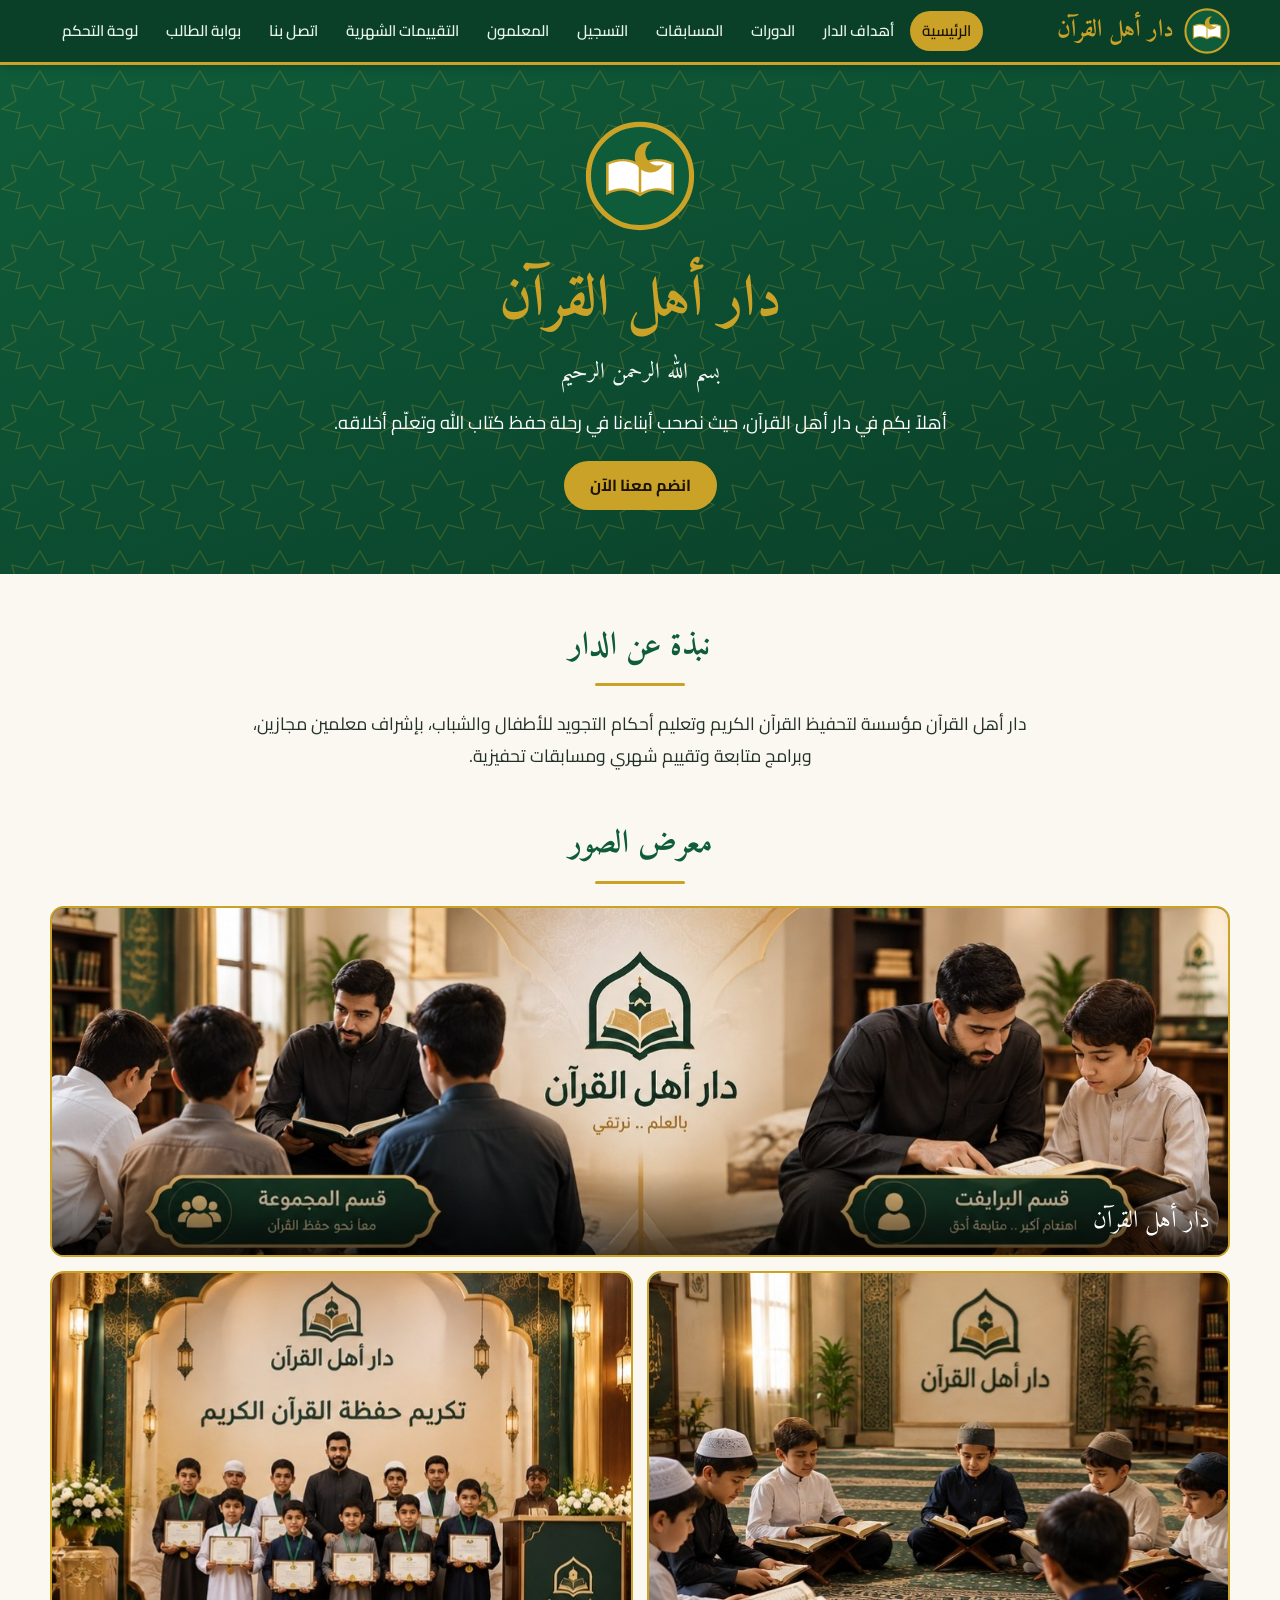
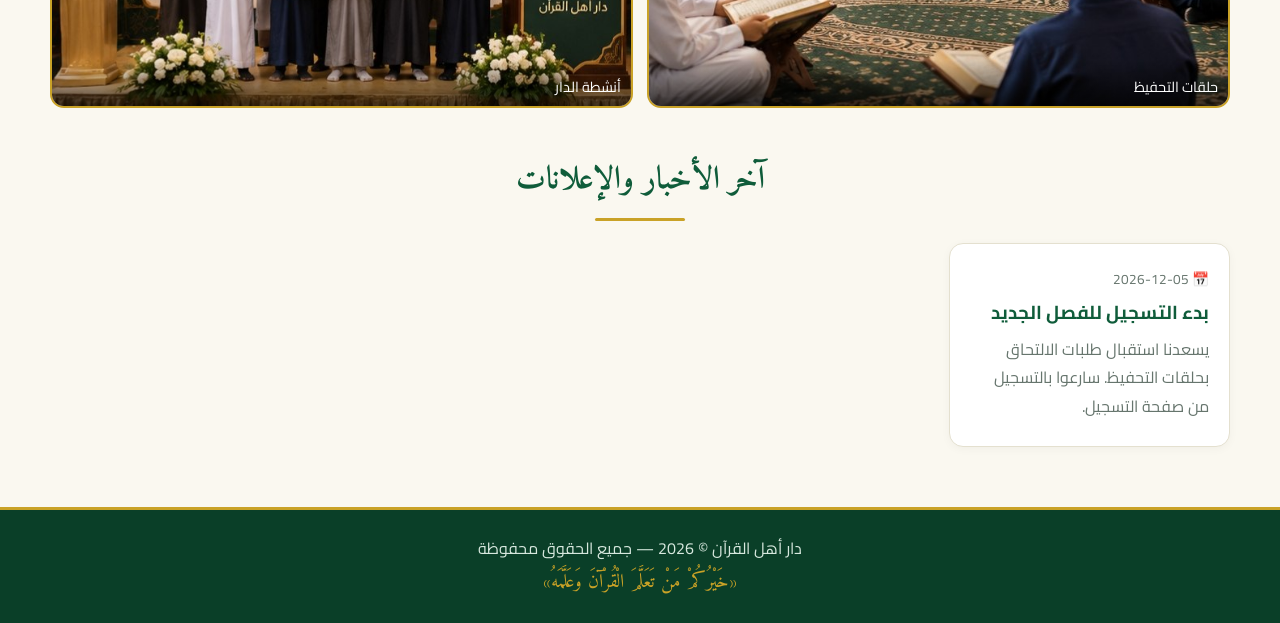
<file: index.html>
<!DOCTYPE html>
<html lang="ar" dir="rtl">
<head>
<meta charset="UTF-8">
<meta name="viewport" content="width=device-width, initial-scale=1">
<meta name="description" content="دار أهل القرآن لتحفيظ القرآن الكريم وتعليم التجويد">
<title>دار أهل القرآن</title>
<link rel="preconnect" href="https://fonts.googleapis.com">
<link rel="preconnect" href="https://fonts.gstatic.com" crossorigin>
<link href="https://fonts.googleapis.com/css2?family=Amiri:wght@400;700&family=Cairo:wght@400;600;700;800&display=swap" rel="stylesheet">
<link rel="stylesheet" href="css/master.css">
</head>
<body>

<svg width="0" height="0" style="position:absolute" aria-hidden="true">
  <symbol id="logo" viewBox="0 0 64 64">
    <circle cx="32" cy="32" r="30" fill="#0f5c3a" stroke="#c9a227" stroke-width="3"/>
    <path d="M13 42c6-3 13-3 19 1 6-4 13-4 19-1V25c-6-3-13-3-19 1-6-4-13-4-19-1z" fill="#fff" stroke="#c9a227" stroke-width="1.5"/>
    <path d="M32 26v17" stroke="#c9a227" stroke-width="1.5"/>
    <path d="M39 12a9 9 0 1 0 7 13 7 7 0 1 1-7-13z" fill="#c9a227"/>
  </symbol>
</svg>

<header class="site-header">
  <div class="wrap hdr">
    <a href="#home" class="brand"><svg class="logo"><use href="#logo"/></svg><span class="brand-name" id="brandName">دار أهل القرآن</span></a>
    <button class="burger" id="burger" aria-label="القائمة" aria-expanded="false">☰</button>
    <nav class="nav" id="nav">
      <a href="#home">الرئيسية</a>
      <a href="#goals">أهداف الدار</a>
      <a href="#courses">الدورات</a>
      <a href="#contests">المسابقات</a>
      <a href="#register">التسجيل</a>
      <a href="#teachers">المعلمون</a>
      <a href="#evaluations">التقييمات الشهرية</a>
      <a href="#contact">اتصل بنا</a>
      <a href="#student">بوابة الطالب</a>
      <a href="#admin" class="nav-admin">لوحة التحكم</a>
    </nav>
  </div>
</header>

<main>

<!-- 1. الرئيسية -->
<section class="page" id="page-home">
  <div class="hero">
    <div class="wrap hero-in">
      <svg class="logo big"><use href="#logo"/></svg>
      <h1 id="heroName">دار أهل القرآن</h1>
      <p class="bismillah">بسم الله الرحمن الرحيم</p>
      <p class="lead" id="welcome"></p>
      <a class="btn gold" href="#register">انضم معنا الآن</a>
    </div>
  </div>
  <div class="wrap">
    <h2 class="title">نبذة عن الدار</h2>
    <p class="about" id="about"></p>

    <h2 class="title">معرض الصور</h2>
    <div class="gallery" id="gallery"></div>

    <h2 class="title">آخر الأخبار والإعلانات</h2>
    <div class="grid" id="newsList"></div>
  </div>
</section>

<!-- 2. أهداف الدار -->
<section class="page" id="page-goals" hidden>
  <div class="wrap">
    <h2 class="title">أهداف الدار</h2>
    <div class="grid goals">
      <article class="card center"><div class="ico">📖</div><h3>تعليم القرآن الكريم بالتجويد</h3><p>تلاوة صحيحة متقنة وفق أحكام التجويد على أيدي معلمين مجازين.</p></article>
      <article class="card center"><div class="ico">🤝</div><h3>غرس الأخلاق الإسلامية</h3><p>تربية الطالب على الصدق والأمانة وبر الوالدين وحسن الخلق.</p></article>
      <article class="card center"><div class="ico">🌙</div><h3>إعداد جيل حافظ لكتاب الله</h3><p>خطط حفظ ومراجعة منتظمة تناسب كل مستوى وكل عمر.</p></article>
      <article class="card center"><div class="ico">🌱</div><h3>تنمية القيم والسلوك الإسلامي</h3><p>ربط ما يتعلمه الطالب من القرآن بسلوكه اليومي في البيت والمدرسة.</p></article>
      <article class="card center"><div class="ico">🏆</div><h3>تشجيع الطلاب بالمسابقات والجوائز</h3><p>مسابقات دورية وجوائز تحفيزية وتكريم شهري للمتميزين.</p></article>
    </div>
  </div>
</section>

<!-- 3. الدورات -->
<section class="page" id="page-courses" hidden>
  <div class="wrap">
    <h2 class="title">الدورات</h2>
    <div class="grid" id="coursesList"></div>
    <h2 class="title">المواعيد والمستويات ورسوم الاشتراك</h2>
    <div class="tw"><table id="coursesTable"></table></div>
  </div>
</section>

<!-- 4. المسابقات -->
<section class="page" id="page-contests" hidden>
  <div class="wrap">
    <h2 class="title">المسابقات</h2>
    <div class="grid" id="contestsList"></div>
  </div>
</section>

<!-- 5. التسجيل -->
<section class="page" id="page-register" hidden>
  <div class="wrap narrow">
    <h2 class="title">التسجيل في الدار</h2>
    <form id="regForm" class="form card" novalidate>
      <label>الاسم بالكامل
        <input name="name" required maxlength="80" autocomplete="name">
      </label>
      <div class="row">
        <label>العمر
          <input name="age" type="number" min="3" max="70" required inputmode="numeric">
        </label>
        <label>النوع
          <select name="gender" required><option value="">اختر</option><option>ذكر</option><option>أنثى</option></select>
        </label>
      </div>
      <div class="row">
        <label>نوع الدراسة
          <select name="study" required><option value="">اختر</option><option>أزهر</option><option>عام</option></select>
        </label>
        <label>المرحلة الدراسية
          <select name="stage" required><option value="">اختر</option><option>ابتدائي</option><option>إعدادي</option><option>ثانوي</option><option>جامعة</option></select>
        </label>
      </div>
      <label>رقم هاتف ولي الأمر
        <input name="phone" type="tel" required inputmode="tel" placeholder="01xxxxxxxxx" dir="ltr">
      </label>
      <label>البريد الإلكتروني (اختياري)
        <input name="email" type="email" dir="ltr">
      </label>
      <div class="row">
        <label>كلمة مرور الطالب (6 أحرف على الأقل)
          <input name="password" type="password" required minlength="6" dir="ltr" autocomplete="new-password">
        </label>
        <label>تأكيد كلمة المرور
          <input name="password2" type="password" required minlength="6" dir="ltr" autocomplete="new-password">
        </label>
      </div>
      <p class="hint">ستدخل بها بوابة الطالب (باسمك بالكامل + كلمة المرور) بعد قبول طلبك من الإدارة.</p>
      <input type="text" name="website" class="hp" tabindex="-1" autocomplete="off" aria-hidden="true">
      <button class="btn" type="submit">إرسال الطلب</button>
      <p class="msg" id="regMsg" role="status"></p>
    </form>
  </div>
</section>

<!-- 6. المعلمون -->
<section class="page" id="page-teachers" hidden>
  <div class="wrap">
    <h2 class="title">المعلمون</h2>
    <div class="grid" id="teachersList"></div>
  </div>
</section>

<!-- 7. التقييمات الشهرية -->
<section class="page" id="page-evaluations" hidden>
  <div class="wrap">
    <h2 class="title">⭐ التقييمات الشهرية</h2>
    <div class="center"><label class="inline">الشهر: <input type="month" id="evMonth"></label></div>
    <div id="awardsBox"></div>
    <h3 class="sub">جدول الطلاب المتميزين</h3>
    <div class="tw"><table id="evTable"></table></div>
  </div>
</section>

<!-- 8. اتصل بنا -->
<section class="page" id="page-contact" hidden>
  <div class="wrap">
    <h2 class="title">اتصل بنا</h2>
    <div class="two">
      <div>
        <div class="card" id="contactInfo"></div>
        <form id="contactForm" class="form card" novalidate>
          <label>الاسم<input name="name" required maxlength="80"></label>
          <label>رقم الهاتف<input name="phone" type="tel" required dir="ltr"></label>
          <label>الرسالة<textarea name="text" rows="4" required maxlength="800"></textarea></label>
          <input type="text" name="website" class="hp" tabindex="-1" autocomplete="off" aria-hidden="true">
          <button class="btn" type="submit">إرسال الرسالة</button>
          <p class="msg" id="contactMsg" role="status"></p>
        </form>
      </div>
      <div class="map"><iframe id="mapFrame" title="موقع الدار على خرائط Google" loading="lazy" referrerpolicy="no-referrer-when-downgrade"></iframe></div>
    </div>
  </div>
</section>

<!-- بوابة الطالب -->
<section class="page" id="page-student" hidden>
  <div class="wrap" id="studentRoot"></div>
</section>

<!-- 9. لوحة التحكم -->
<section class="page" id="page-admin" hidden>
  <div class="wrap" id="adminRoot"></div>
</section>

</main>

<footer class="footer">
  <div class="wrap">
    <p><span id="footName">دار أهل القرآن</span> © <span id="year"></span> — جميع الحقوق محفوظة</p>
    <p class="verse">«خَيْرُكُمْ مَنْ تَعَلَّمَ الْقُرْآنَ وَعَلَّمَهُ»</p>
  </div>
</footer>

<dialog id="modal"><form id="mform"></form></dialog>
<dialog id="lightbox"><img alt=""><button class="btn" id="lbClose" type="button">إغلاق</button></dialog>
<div id="toast" class="toast" role="status" aria-live="polite"></div>

<script src="./main.js"></script>
</body>
</html>
</file>
<file: css/master.css>
:root{
  --g:#0f5c3a; --g2:#0a3f28; --g3:#e7f2ec;
  --gold:#c9a227; --gold2:#a8851a;
  --bg:#faf8f0; --card:#fff; --tx:#22302a; --mut:#66756d; --line:#e4e0cf;
  --danger:#b3261e; --r:14px;
}
*{box-sizing:border-box}
html,body{max-width:100%}
body{overflow-x:clip;margin:0;font-family:'Cairo',system-ui,sans-serif;background:var(--bg);color:var(--tx);line-height:1.8;font-size:16px}
img{max-width:100%;display:block}
a{color:var(--g)}
.wrap{width:min(1180px,100% - 32px);margin-inline:auto}
.narrow{width:min(640px,100% - 32px)}
.center{text-align:center}
[hidden]{display:none!important}

/* header */
.site-header{position:sticky;top:0;z-index:50;background:var(--g2);border-bottom:3px solid var(--gold);box-shadow:0 2px 10px #0003}
.hdr{display:flex;align-items:center;justify-content:space-between;gap:12px;padding:8px 0}
.brand{display:flex;align-items:center;gap:10px;text-decoration:none;color:#fff}
.logo{width:46px;height:46px}
.logo.big{width:110px;height:110px;margin:0 auto}
.brand-name{font-family:'Amiri',serif;font-size:1.5rem;font-weight:700;color:var(--gold)}
.nav{display:flex;gap:4px;flex-wrap:wrap}
.nav a{color:#e8f3ec;text-decoration:none;padding:6px 12px;border-radius:999px;font-weight:600;font-size:.95rem;transition:.2s}
.nav a:hover{background:#ffffff1f}
.nav a.active{background:var(--gold);color:#1b1500}
.burger{display:none;background:none;border:1px solid var(--gold);color:var(--gold);font-size:1.4rem;border-radius:8px;padding:2px 12px;cursor:pointer}

/* hero */
.hero{background:
  url("data:image/svg+xml,%3Csvg xmlns='http://www.w3.org/2000/svg' width='80' height='80'%3E%3Cpath d='M40 6l8 14 16-4-4 16 14 8-14 8 4 16-16-4-8 14-8-14-16 4 4-16L2 44l14-8-4-16 16 4z' fill='none' stroke='%23c9a227' stroke-opacity='.25' stroke-width='1.2'/%3E%3C/svg%3E"),
  linear-gradient(160deg,var(--g) 0%,var(--g2) 100%);
  color:#fff;text-align:center;padding:56px 0 64px}
.hero h1{font-family:'Amiri',serif;font-size:clamp(2.2rem,6vw,3.6rem);margin:10px 0 0;color:var(--gold)}
.bismillah{font-family:'Amiri',serif;font-size:1.4rem;margin:0;opacity:.95}
.lead{max-width:700px;margin:12px auto 22px;font-size:1.15rem}

/* general */
.title{font-family:'Amiri',serif;font-size:2rem;color:var(--g);text-align:center;margin:44px 0 22px;position:relative}
.title::after{content:"";display:block;width:90px;height:3px;background:var(--gold);margin:8px auto 0;border-radius:3px}
.sub{color:var(--g);margin:28px 0 12px}
.about{max-width:820px;margin:0 auto;text-align:center;font-size:1.1rem;white-space:pre-line}
.grid{display:grid;grid-template-columns:repeat(auto-fill,minmax(260px,1fr));gap:18px}
.card{background:var(--card);border:1px solid var(--line);border-radius:var(--r);padding:20px;box-shadow:0 2px 10px #0000000a}
.card h3{margin:.2em 0;color:var(--g)}
.card p{margin:.3em 0;color:var(--mut)}
.goals .ico,.ico{font-size:2.4rem}
.badge{display:inline-block;background:var(--g3);color:var(--g);border-radius:999px;padding:0 12px;font-size:.85rem;font-weight:700}
.badge.gold{background:#f6ecc7;color:var(--gold2)}
.badge.red{background:#fbe3e1;color:var(--danger)}
.pre{white-space:pre-line}
.avatar{width:64px;height:64px;border-radius:50%;background:var(--g);color:var(--gold);display:grid;place-items:center;font-size:1.8rem;font-family:'Amiri',serif;margin-bottom:8px;border:3px solid var(--gold)}
.date{font-size:.85rem;color:var(--mut)}

.btn{display:inline-block;background:var(--g);color:#fff;border:0;border-radius:999px;padding:10px 26px;font:inherit;font-weight:700;cursor:pointer;text-decoration:none;transition:.2s}
.btn:hover{background:var(--g2);transform:translateY(-1px)}
.btn.gold{background:var(--gold);color:#1b1500}
.btn.gold:hover{background:var(--gold2);color:#fff}
.btn.ghost{background:transparent;color:var(--g);border:1.5px solid var(--g)}
.btn.sm,.act button{padding:2px 12px;font-size:.85rem}
.danger{background:var(--danger)!important;color:#fff!important}

/* gallery */
.gallery{display:grid;grid-template-columns:1fr 1fr;gap:14px}
.gallery figure:first-child{grid-column:1/-1;aspect-ratio:auto;background:var(--g2)}
.gallery figure:first-child img{width:100%;height:auto;max-height:90vh;object-fit:contain}
.gallery figure:first-child:hover img{transform:none}
.gallery figure:first-child.nofile{aspect-ratio:16/7}
.gallery figure:first-child figcaption{font-family:'Amiri',serif;font-size:1.5rem;padding:30px 18px 12px}
.gallery figure.nofile{display:grid;place-items:center;cursor:default;border-style:dashed}
.gallery figure.nofile::before{content:"﷽";font-size:2.6rem;color:var(--gold)}
@media (max-width:520px){.gallery figure:first-child.nofile{aspect-ratio:4/3}}
.gallery figure{margin:0;border-radius:var(--r);overflow:hidden;position:relative;cursor:zoom-in;border:2px solid var(--gold);aspect-ratio:4/3;background:var(--g3)}
.gallery img{width:100%;height:100%;object-fit:cover;transition:.3s}
.gallery figure:hover img{transform:scale(1.06)}
.gallery figcaption{position:absolute;inset:auto 0 0 0;background:linear-gradient(transparent,#000a);color:#fff;padding:14px 10px 6px;font-size:.9rem}
.ph{aspect-ratio:4/3;border-radius:var(--r);background:linear-gradient(135deg,var(--g3),#fff);border:2px dashed var(--gold);display:grid;place-items:center;font-size:2.6rem;color:var(--gold)}

/* forms */
.form{display:grid;gap:14px}
label{display:grid;gap:4px;font-weight:600;color:var(--g2)}
label.inline{display:inline-flex;align-items:center;gap:8px}
input,select,textarea{font:inherit;padding:9px 12px;border:1.5px solid var(--line);border-radius:10px;background:#fff;color:var(--tx);width:100%}
input:focus,select:focus,textarea:focus{outline:2px solid var(--gold);border-color:var(--gold)}
.row{display:grid;grid-template-columns:1fr 1fr;gap:12px}
.hp{position:absolute!important;top:0;left:0;height:0!important;width:0!important;padding:0!important;border:0!important;overflow:hidden;opacity:0;pointer-events:none}
.msg{margin:0;font-weight:700;min-height:1.5em}
.msg.ok{color:var(--g)} .msg.err{color:var(--danger)}

/* tables */
.tw{overflow-x:auto;background:#fff;border:1px solid var(--line);border-radius:var(--r)}
table{width:100%;border-collapse:collapse;min-width:520px}
th,td{padding:10px 12px;text-align:right;border-bottom:1px solid var(--line);vertical-align:middle}
thead th{background:var(--g);color:#fff;white-space:nowrap}
tbody tr:nth-child(even){background:#faf8f0}
.bar-s{height:8px;background:var(--g3);border-radius:8px;overflow:hidden;min-width:60px}
.bar-s i{display:block;height:100%;background:linear-gradient(90deg,var(--gold),var(--g))}
.num{display:flex;align-items:center;gap:8px}

/* awards */
.awards{display:grid;grid-template-columns:repeat(auto-fit,minmax(200px,1fr));gap:14px;margin:18px 0}
.award{background:linear-gradient(160deg,#fff,#fbf5dc);border:2px solid var(--gold);border-radius:var(--r);text-align:center;padding:16px}
.award small{color:var(--gold2);font-weight:700;display:block}
.award b{font-size:1.2rem;color:var(--g2)}
.award.ideal{grid-column:1/-1;background:linear-gradient(160deg,var(--g),var(--g2));color:#fff}
.award.ideal small{color:var(--gold)} .award.ideal b{color:#fff;font-size:1.5rem}
.congrats{text-align:center;font-family:'Amiri',serif;font-size:1.5rem;color:var(--g);margin:10px 0}
.award-photo{max-width:420px;margin:12px auto;border-radius:var(--r);border:3px solid var(--gold)}

/* contact */
.two{display:grid;grid-template-columns:1fr 1fr;gap:20px}
.two .card{margin-bottom:16px}
.map iframe{width:100%;height:100%;min-height:380px;border:0;border-radius:var(--r);border:2px solid var(--gold)}
.ci{display:flex;gap:10px;align-items:center;margin:6px 0}

/* student portal */
.info{display:grid;grid-template-columns:repeat(auto-fill,minmax(200px,1fr));gap:10px;margin:12px 0}
.info div{background:var(--g3);border-radius:10px;padding:8px 14px}
.info small{display:block;color:var(--mut);font-size:.8rem}
.info b{color:var(--g2)}
.feebox{display:flex;align-items:center;gap:14px;flex-wrap:wrap;padding:14px 18px;border-radius:var(--r);border:2px solid var(--gold);background:#fffdf3;margin-bottom:12px}
.feebox.ok{border-color:var(--g);background:var(--g3)}
.feebox.no{border-color:var(--danger);background:#fdf0ef}
.feebox strong{font-size:1.2rem}
.phead{display:flex;align-items:center;justify-content:space-between;gap:10px;flex-wrap:wrap;margin-top:26px}
.phead h2{margin:0;font-family:'Amiri',serif;color:var(--g)}

/* dashboard */
.login{max-width:380px;margin:50px auto}
.dash{display:grid;grid-template-columns:210px 1fr;gap:18px;margin:26px 0}
.side{background:var(--g2);border-radius:var(--r);padding:10px;align-self:start;position:sticky;top:84px}
.side button{display:block;width:100%;text-align:right;background:none;border:0;color:#e8f3ec;font:inherit;padding:8px 12px;border-radius:8px;cursor:pointer}
.side button:hover{background:#ffffff1f}
.side button.on{background:var(--gold);color:#1b1500;font-weight:700}
.side .out{margin-top:8px;border-top:1px solid #ffffff33;border-radius:0;color:#ffb4ab}
#dashMain{min-width:0}
.bar{display:flex;flex-wrap:wrap;gap:10px;align-items:center;margin-bottom:14px}
.bar h2{margin:0;color:var(--g);flex:1;font-size:1.3rem}
.bar input{width:200px}
.act{white-space:nowrap}
.act button{border:0;border-radius:8px;background:var(--g3);color:var(--g);font:inherit;cursor:pointer;margin-inline-start:4px}
.panel{background:#fff;border:1px solid var(--line);border-radius:var(--r);padding:18px;margin-bottom:16px}
.panel h3{margin-top:0;color:var(--g)}
.hint{color:var(--mut);font-size:.9rem}
.chips{display:flex;flex-wrap:wrap;gap:8px}
.thumbs{display:grid;grid-template-columns:repeat(auto-fill,minmax(150px,1fr));gap:10px;margin-top:12px}
.thumbs div{position:relative}
.thumbs img{aspect-ratio:1;object-fit:cover;border-radius:10px;width:100%}
.thumbs button{position:absolute;top:4px;left:4px}

dialog{border:0;border-radius:var(--r);padding:0;width:min(560px,94vw);box-shadow:0 10px 50px #0006}
dialog::backdrop{background:#000a}
#mform{padding:20px;display:grid;gap:12px;max-height:88vh;overflow:auto}
#mform h3{margin:0;color:var(--g)}
#mform .btns{display:flex;gap:10px;justify-content:flex-end}
#lightbox{width:min(900px,96vw);padding:10px;text-align:center}
#lightbox img{margin:0 auto 10px;max-height:78vh;border-radius:10px}

.toast{position:fixed;bottom:22px;left:50%;transform:translate(-50%,30px);background:var(--g2);color:#fff;padding:10px 22px;border-radius:999px;opacity:0;pointer-events:none;transition:.3s;z-index:200;border:2px solid var(--gold)}
.toast.show{opacity:1;transform:translate(-50%,0)}
.toast.err{background:var(--danger)}

.footer{background:var(--g2);color:#d7e8de;text-align:center;padding:22px 0;margin-top:60px;border-top:3px solid var(--gold)}
.footer p{margin:2px}
.verse{font-family:'Amiri',serif;color:var(--gold);font-size:1.2rem}

/* responsive */
@media (max-width:900px){
  .burger{display:block}
  .nav{display:none;position:absolute;top:100%;inset-inline:0;background:var(--g2);flex-direction:column;padding:10px 16px 16px;border-bottom:3px solid var(--gold)}
  .nav.open{display:flex}
  .two{grid-template-columns:1fr}
  .dash{grid-template-columns:1fr}
  .side{position:static;display:flex;flex-wrap:wrap;gap:4px}
  .side button{width:auto}
}
@media (max-width:520px){
  .row{grid-template-columns:1fr}
  .brand-name{font-size:1.2rem}
  .bar input{width:100%}
}
@media print{
  .site-header,.footer,.side,.toast{display:none!important}
}
</file>
